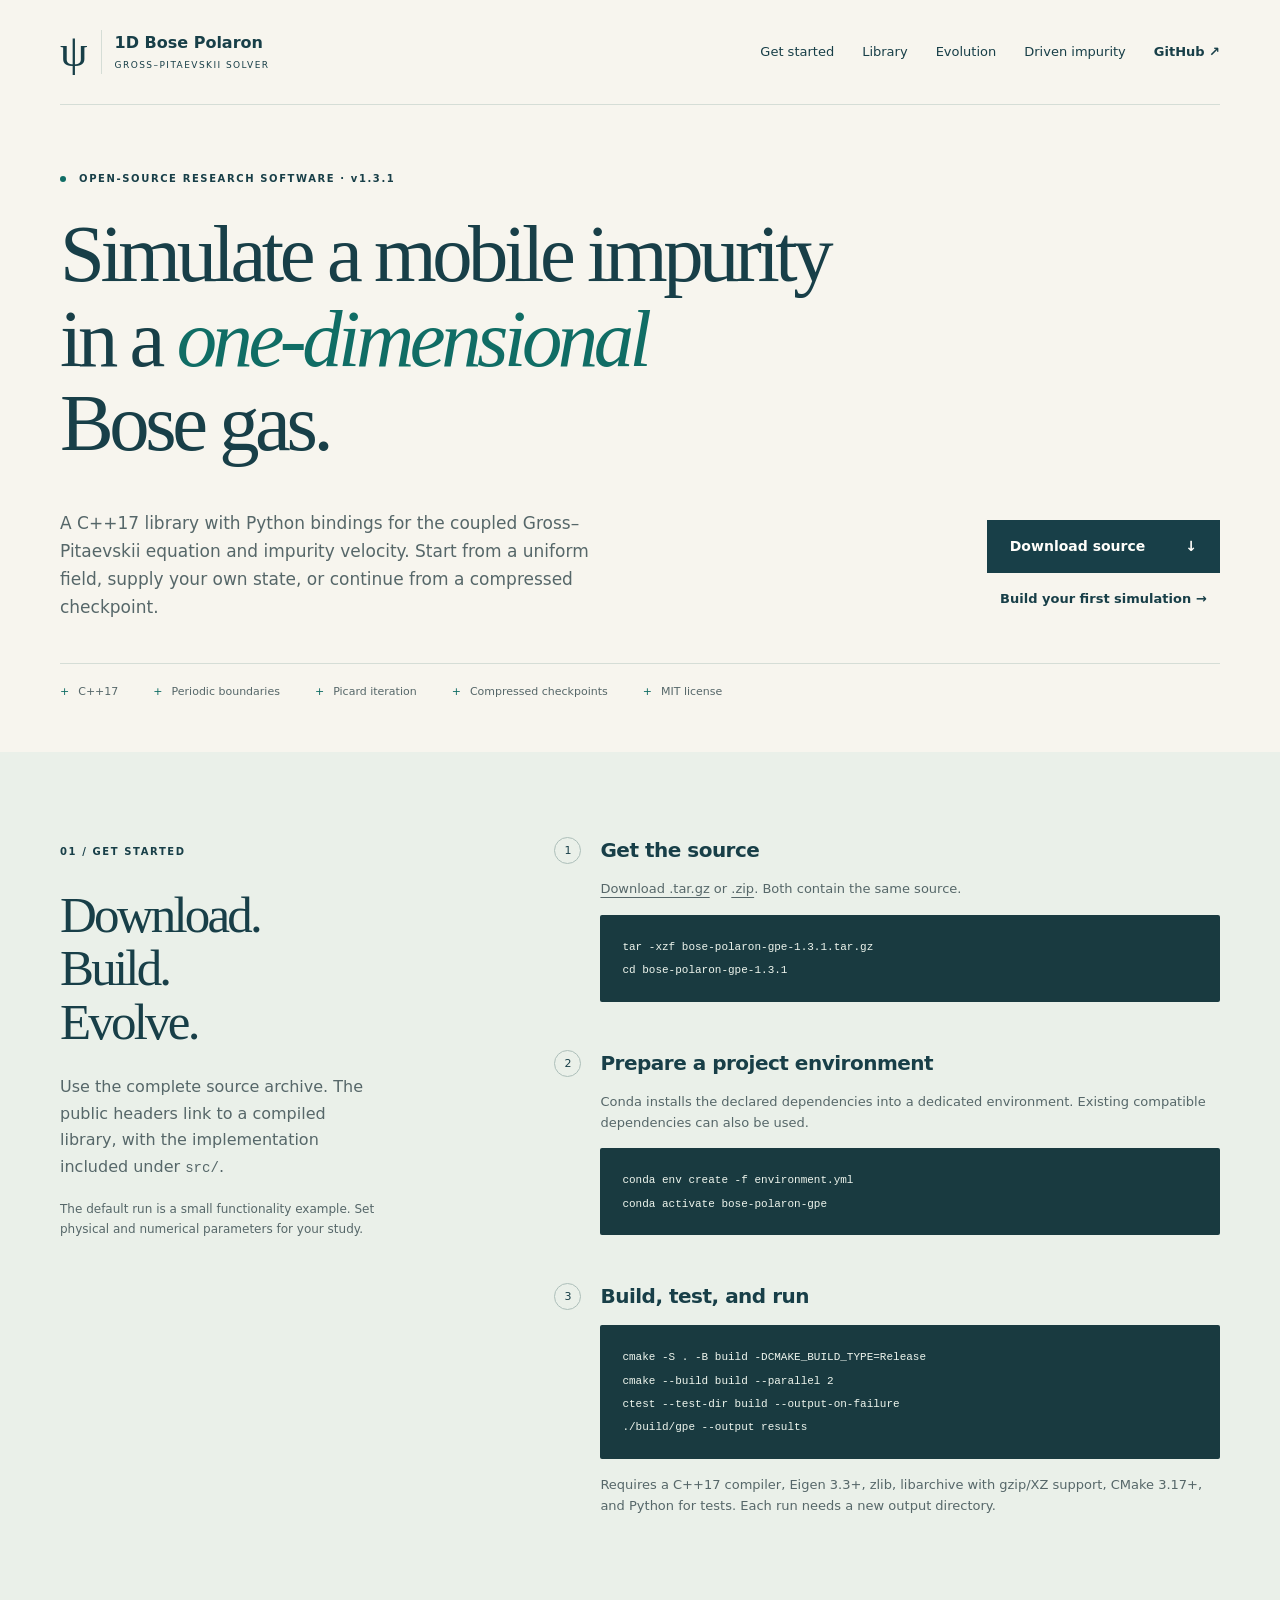
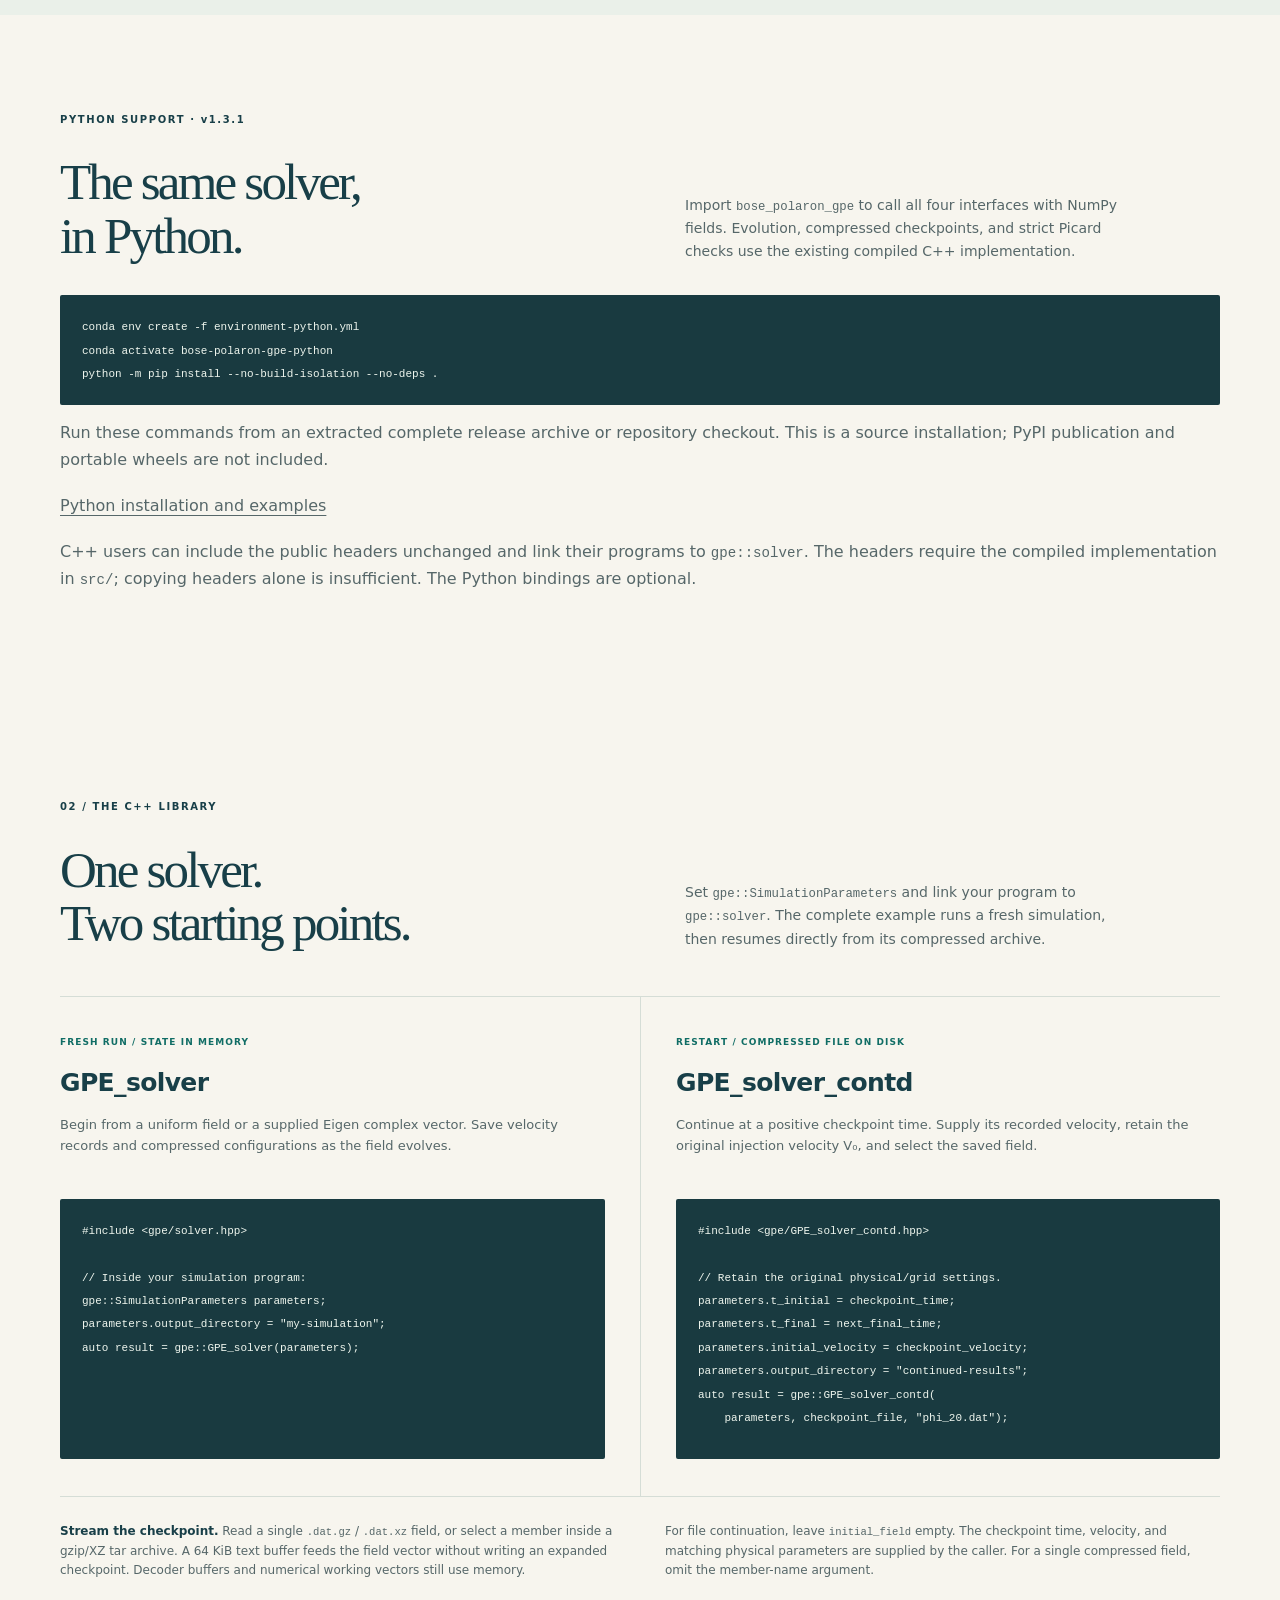
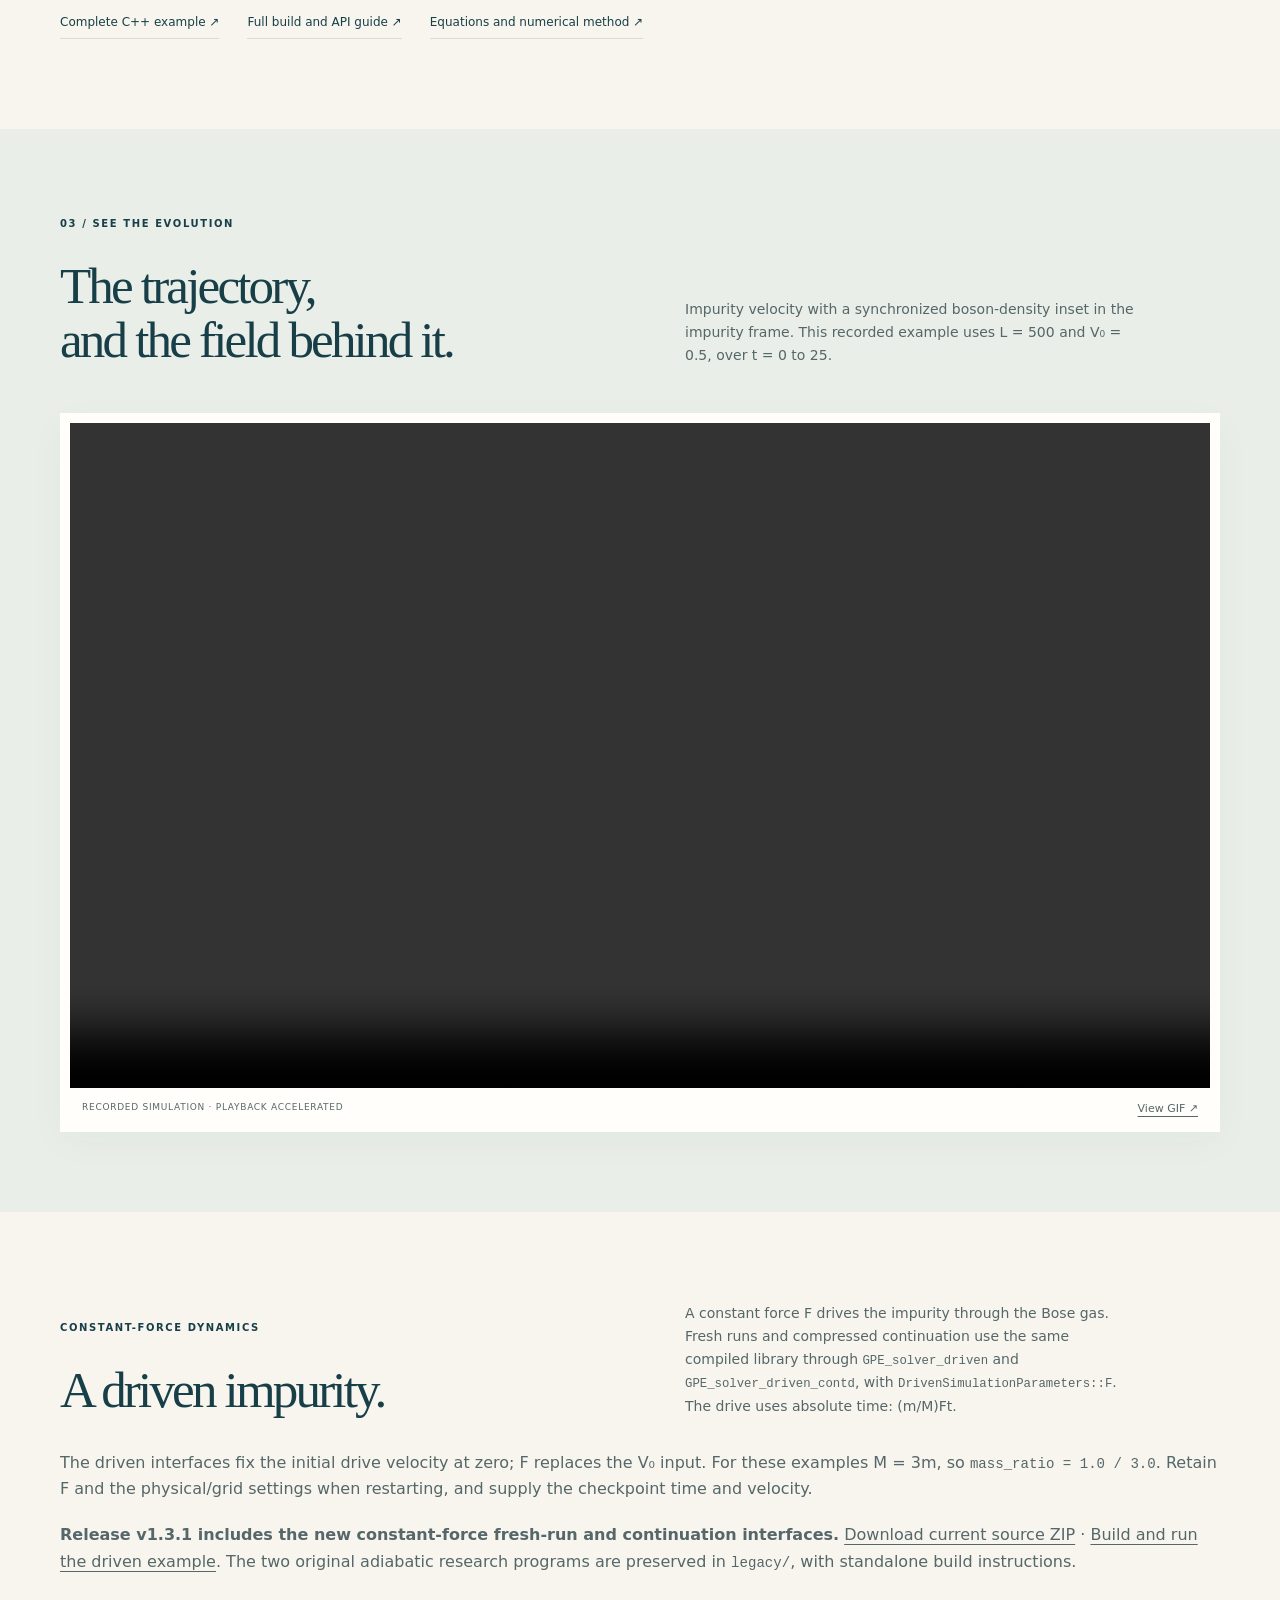
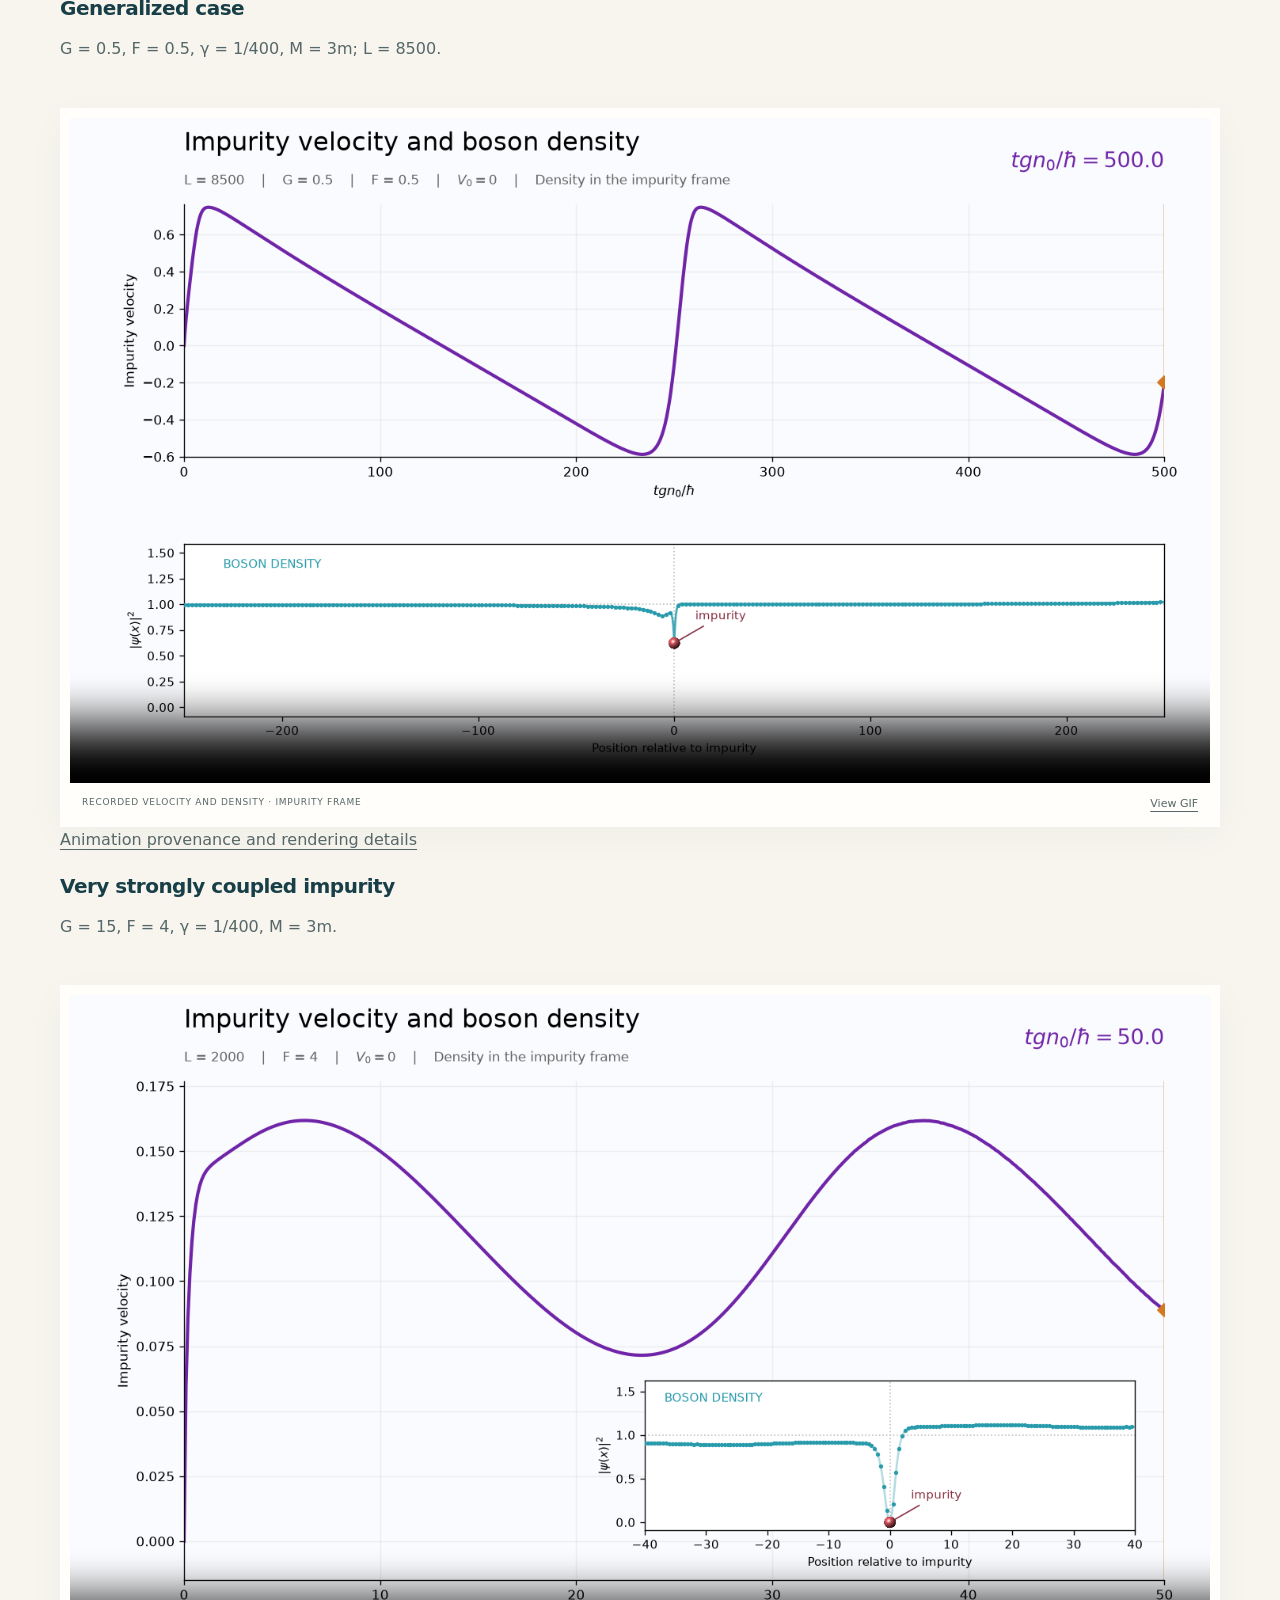
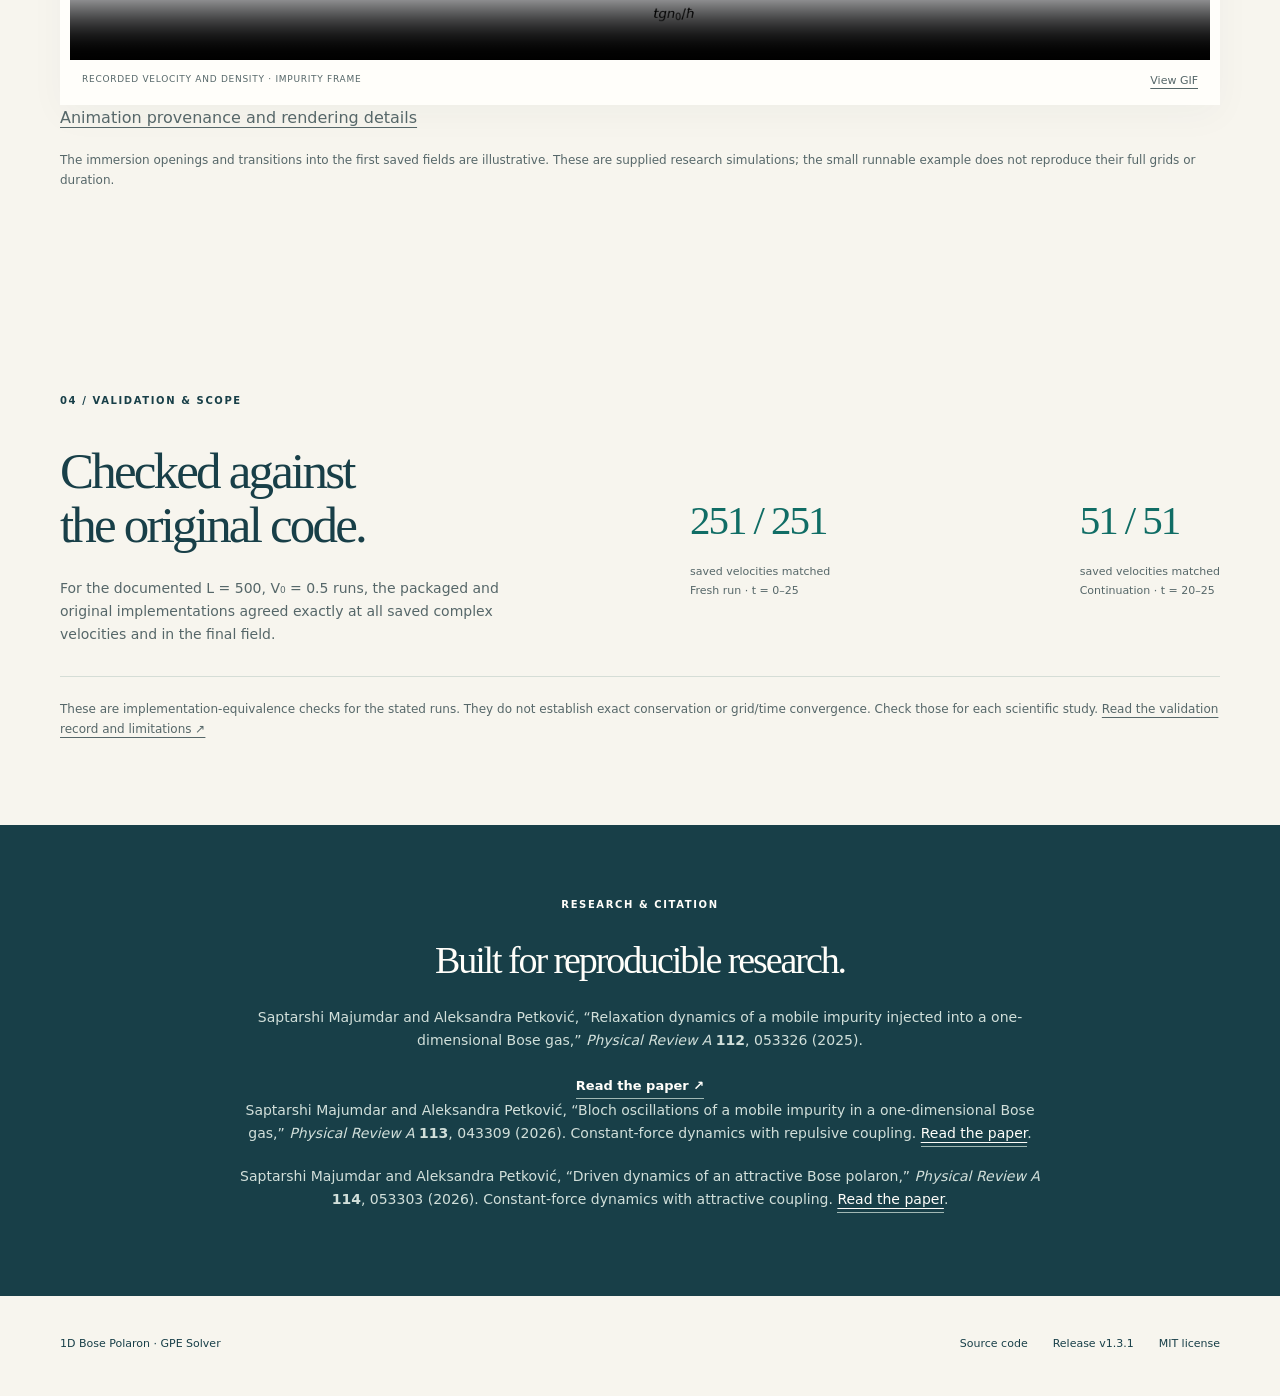
<file: docs/index.html>
<!doctype html>
<html lang="en">
<head>
  <meta charset="utf-8">
  <meta name="viewport" content="width=device-width, initial-scale=1">
  <meta name="description" content="An open-source C++17 solver for the Gross–Pitaevskii equation of a one-dimensional Bose polaron. Download, run, and continue simulations from compressed checkpoints.">
  <meta name="theme-color" content="#183f48">
  <title>1D Bose Polaron · GPE Solver</title>
  <link rel="stylesheet" href="site.css">
</head>
<body>
  <a class="skip" href="#main">Skip to content</a>
  <header class="header wrap">
    <a class="brand" href="#" aria-label="GPE solver home"><span class="mark" aria-hidden="true">ψ</span><span>1D Bose Polaron<span class="brand-sub">GROSS–PITAEVSKII SOLVER</span></span></a>
    <nav aria-label="Main navigation"><a href="#start">Get started</a><a href="#library">Library</a><a href="#evolution">Evolution</a><a href="#driven">Driven impurity</a><a class="nav-source" href="https://github.com/saptarshi7889/Conservative-Finite-Difference-Method-for-GPE-of-1d-Bose-Polaron">GitHub ↗</a></nav>
  </header>
  <main id="main">
    <section class="hero wrap">
      <div class="eyebrow"><span class="status-dot"></span> OPEN-SOURCE RESEARCH SOFTWARE · v1.3.1</div>
      <h1>Simulate a mobile impurity<br> in a <em>one-dimensional</em><br> Bose gas.</h1>
      <div class="hero-bottom"><p>A C++17 library with Python bindings for the coupled Gross–Pitaevskii equation and impurity velocity. Start from a uniform field, supply your own state, or continue from a compressed checkpoint.</p><div class="hero-actions"><a class="button primary" href="https://github.com/saptarshi7889/Conservative-Finite-Difference-Method-for-GPE-of-1d-Bose-Polaron/releases/download/v1.3.1/bose-polaron-gpe-1.3.1.tar.gz">Download source <span aria-hidden="true">↓</span></a><a class="text-link" href="#start">Build your first simulation <span aria-hidden="true">→</span></a></div></div>
      <div class="specs"><span>C++17</span><span>Periodic boundaries</span><span>Picard iteration</span><span>Compressed checkpoints</span><span>MIT license</span></div>
    </section>

    <section class="start-section" id="start">
      <div class="wrap split">
        <div class="section-intro"><span class="eyebrow">01 / GET STARTED</span><h2>Download.<br> Build.<br> Evolve.</h2><p>Use the complete source archive. The public headers link to a compiled library, with the implementation included under <code>src/</code>.</p><p class="small">The default run is a small functionality example. Set physical and numerical parameters for your study.</p></div>
        <div class="steps">
          <article class="step"><span class="step-number">1</span><div><h3>Get the source</h3><p><a href="https://github.com/saptarshi7889/Conservative-Finite-Difference-Method-for-GPE-of-1d-Bose-Polaron/releases/download/v1.3.1/bose-polaron-gpe-1.3.1.tar.gz">Download .tar.gz</a> or <a href="https://github.com/saptarshi7889/Conservative-Finite-Difference-Method-for-GPE-of-1d-Bose-Polaron/releases/download/v1.3.1/bose-polaron-gpe-1.3.1.zip">.zip</a>. Both contain the same source.</p><pre><code>tar -xzf bose-polaron-gpe-1.3.1.tar.gz
cd bose-polaron-gpe-1.3.1</code></pre></div></article>
          <article class="step"><span class="step-number">2</span><div><h3>Prepare a project environment</h3><p>Conda installs the declared dependencies into a dedicated environment. Existing compatible dependencies can also be used.</p><pre><code>conda env create -f environment.yml
conda activate bose-polaron-gpe</code></pre></div></article>
          <article class="step"><span class="step-number">3</span><div><h3>Build, test, and run</h3><pre><code>cmake -S . -B build -DCMAKE_BUILD_TYPE=Release
cmake --build build --parallel 2
ctest --test-dir build --output-on-failure
./build/gpe --output results</code></pre><p class="small">Requires a C++17 compiler, Eigen 3.3+, zlib, libarchive with gzip/XZ support, CMake 3.17+, and Python for tests. Each run needs a new output directory.</p></div></article>
        </div>
      </div>
    </section>

    <section class="wrap library-section" id="python">
      <div class="section-top"><div><span class="eyebrow">PYTHON SUPPORT · v1.3.1</span><h2>The same solver,<br> in Python.</h2></div><p>Import <code>bose_polaron_gpe</code> to call all four interfaces with NumPy fields. Evolution, compressed checkpoints, and strict Picard checks use the existing compiled C++ implementation.</p></div>
      <pre><code>conda env create -f environment-python.yml
conda activate bose-polaron-gpe-python
python -m pip install --no-build-isolation --no-deps .</code></pre>
      <p>Run these commands from an extracted complete release archive or repository checkout. This is a source installation; PyPI publication and portable wheels are not included.</p>
      <p><a href="https://github.com/saptarshi7889/Conservative-Finite-Difference-Method-for-GPE-of-1d-Bose-Polaron/blob/v1.3.1/docs/PYTHON.md">Python installation and examples</a></p>
      <p>C++ users can include the public headers unchanged and link their programs to <code>gpe::solver</code>. The headers require the compiled implementation in <code>src/</code>; copying headers alone is insufficient. The Python bindings are optional.</p>
    </section>

    <section class="wrap library-section" id="library">
      <div class="section-top"><div><span class="eyebrow">02 / THE C++ LIBRARY</span><h2>One solver.<br> Two starting points.</h2></div><p>Set <code>gpe::SimulationParameters</code> and link your program to <code>gpe::solver</code>. The complete example runs a fresh simulation, then resumes directly from its compressed archive.</p></div>
      <div class="api-grid">
        <article class="api"><span class="api-kind">FRESH RUN / STATE IN MEMORY</span><h3>GPE_solver</h3><p>Begin from a uniform field or a supplied Eigen complex vector. Save velocity records and compressed configurations as the field evolves.</p><pre><code>#include &lt;gpe/solver.hpp&gt;

// Inside your simulation program:
gpe::SimulationParameters parameters;
parameters.output_directory = "my-simulation";
auto result = gpe::GPE_solver(parameters);</code></pre></article>
        <article class="api"><span class="api-kind">RESTART / COMPRESSED FILE ON DISK</span><h3>GPE_solver_contd</h3><p>Continue at a positive checkpoint time. Supply its recorded velocity, retain the original injection velocity V₀, and select the saved field.</p><pre><code>#include &lt;gpe/GPE_solver_contd.hpp&gt;

// Retain the original physical/grid settings.
parameters.t_initial = checkpoint_time;
parameters.t_final = next_final_time;
parameters.initial_velocity = checkpoint_velocity;
parameters.output_directory = "continued-results";
auto result = gpe::GPE_solver_contd(
    parameters, checkpoint_file, "phi_20.dat");</code></pre></article>
      </div>
      <div class="library-notes"><p><strong>Stream the checkpoint.</strong> Read a single <code>.dat.gz</code> / <code>.dat.xz</code> field, or select a member inside a gzip/XZ tar archive. A 64 KiB text buffer feeds the field vector without writing an expanded checkpoint. Decoder buffers and numerical working vectors still use memory.</p><p>For file continuation, leave <code>initial_field</code> empty. The checkpoint time, velocity, and matching physical parameters are supplied by the caller. For a single compressed field, omit the member-name argument.</p></div>
      <div class="resource-links"><a href="https://github.com/saptarshi7889/Conservative-Finite-Difference-Method-for-GPE-of-1d-Bose-Polaron/blob/master/examples/library/main.cpp">Complete C++ example <span aria-hidden="true">↗</span></a><a href="https://github.com/saptarshi7889/Conservative-Finite-Difference-Method-for-GPE-of-1d-Bose-Polaron/blob/master/docs/USAGE.md">Full build and API guide <span aria-hidden="true">↗</span></a><a href="https://github.com/saptarshi7889/Conservative-Finite-Difference-Method-for-GPE-of-1d-Bose-Polaron/blob/master/docs/NUMERICS.md">Equations and numerical method <span aria-hidden="true">↗</span></a></div>
    </section>

    <section class="evolution-section" id="evolution">
      <div class="wrap"><div class="section-top"><div><span class="eyebrow">03 / SEE THE EVOLUTION</span><h2>The trajectory,<br> and the field behind it.</h2></div><p>Impurity velocity with a synchronized boson-density inset in the impurity frame. This recorded example uses L = 500 and V₀ = 0.5, over t = 0 to 25.</p></div>
      <figure class="simulation"><video controls muted loop playsinline preload="metadata" aria-label="Impurity velocity and synchronized boson-density evolution"><source src="media/velocity_density_animation.mp4" type="video/mp4">Your browser cannot play this video. <a href="media/velocity_density_animation.gif">View the animated GIF.</a></video><figcaption><span>RECORDED SIMULATION · PLAYBACK ACCELERATED</span><a href="media/velocity_density_animation.gif">View GIF ↗</a></figcaption></figure>
      </div>
    </section>

    <section class="wrap library-section" id="driven">
      <div class="section-top"><div><span class="eyebrow">CONSTANT-FORCE DYNAMICS</span><h2>A driven impurity.</h2></div><p>A constant force F drives the impurity through the Bose gas. Fresh runs and compressed continuation use the same compiled library through <code>GPE_solver_driven</code> and <code>GPE_solver_driven_contd</code>, with <code>DrivenSimulationParameters::F</code>. The drive uses absolute time: (m/M)Ft.</p></div>
      <p>The driven interfaces fix the initial drive velocity at zero; F replaces the V₀ input. For these examples M = 3m, so <code>mass_ratio = 1.0 / 3.0</code>. Retain F and the physical/grid settings when restarting, and supply the checkpoint time and velocity.</p>
      <p><strong>Release v1.3.1 includes the new constant-force fresh-run and continuation interfaces.</strong> <a href="https://github.com/saptarshi7889/Conservative-Finite-Difference-Method-for-GPE-of-1d-Bose-Polaron/archive/refs/heads/master.zip">Download current source ZIP</a> · <a href="https://github.com/saptarshi7889/Conservative-Finite-Difference-Method-for-GPE-of-1d-Bose-Polaron/blob/master/examples/driven/README.md">Build and run the driven example</a>. The two original adiabatic research programs are preserved in <code>legacy/</code>, with standalone build instructions.</p>
      <h3>Generalized case</h3><p>G = 0.5, F = 0.5, γ = 1/400, M = 3m; L = 8500.</p>
      <figure class="simulation"><video controls muted loop playsinline preload="metadata" poster="media/G05_F05_L8500/velocity_density_animation_preview.png" aria-label="Generalized case: impurity velocity and boson density"><source src="media/G05_F05_L8500/velocity_density_animation.mp4" type="video/mp4"><a href="media/G05_F05_L8500/velocity_density_animation.gif">View animated GIF</a></video><figcaption><span>RECORDED VELOCITY AND DENSITY · IMPURITY FRAME</span><a href="media/G05_F05_L8500/velocity_density_animation.gif">View GIF</a></figcaption></figure>
      <p><a href="https://github.com/saptarshi7889/Conservative-Finite-Difference-Method-for-GPE-of-1d-Bose-Polaron/blob/master/examples/Repulsive_driven_animation/G05_F05_L8500/README.md">Animation provenance and rendering details</a></p>
      <h3>Very strongly coupled impurity</h3><p>G = 15, F = 4, γ = 1/400, M = 3m.</p>
      <figure class="simulation"><video controls muted loop playsinline preload="metadata" poster="media/F4/velocity_density_animation_preview.png" aria-label="Very strongly coupled impurity: impurity velocity and boson density"><source src="media/F4/velocity_density_animation.mp4" type="video/mp4"><a href="media/F4/velocity_density_animation.gif">View animated GIF</a></video><figcaption><span>RECORDED VELOCITY AND DENSITY · IMPURITY FRAME</span><a href="media/F4/velocity_density_animation.gif">View GIF</a></figcaption></figure>
      <p><a href="https://github.com/saptarshi7889/Conservative-Finite-Difference-Method-for-GPE-of-1d-Bose-Polaron/blob/master/examples/Repulsive_driven_animation/F4/README.md">Animation provenance and rendering details</a></p>
      <p class="small">The immersion openings and transitions into the first saved fields are illustrative. These are supplied research simulations; the small runnable example does not reproduce their full grids or duration.</p>
    </section>

    <section class="wrap validation-section"><span class="eyebrow">04 / VALIDATION &amp; SCOPE</span><div class="validation-grid"><div><h2>Checked against<br> the original code.</h2><p>For the documented L = 500, V₀ = 0.5 runs, the packaged and original implementations agreed exactly at all saved complex velocities and in the final field.</p></div><dl class="results"><div><dt>251 / 251</dt><dd>saved velocities matched<br> Fresh run · t = 0–25</dd></div><div><dt>51 / 51</dt><dd>saved velocities matched<br> Continuation · t = 20–25</dd></div></dl></div><p class="scope">These are implementation-equivalence checks for the stated runs. They do not establish exact conservation or grid/time convergence. Check those for each scientific study. <a href="https://github.com/saptarshi7889/Conservative-Finite-Difference-Method-for-GPE-of-1d-Bose-Polaron/blob/master/VALIDATION.md">Read the validation record and limitations ↗</a></p></section>

    <section class="citation-section"><div class="wrap citation"><span class="eyebrow">RESEARCH &amp; CITATION</span><h2>Built for reproducible research.</h2><p>Saptarshi Majumdar and Aleksandra Petković, “Relaxation dynamics of a mobile impurity injected into a one-dimensional Bose gas,” <em>Physical Review A</em> <strong>112</strong>, 053326 (2025).</p><a class="text-link" href="https://doi.org/10.1103/tgl5-rdn5">Read the paper <span aria-hidden="true">↗</span></a><p>Saptarshi Majumdar and Aleksandra Petković, “Bloch oscillations of a mobile impurity in a one-dimensional Bose gas,” <em>Physical Review A</em> <strong>113</strong>, 043309 (2026). Constant-force dynamics with repulsive coupling. <a href="https://journals.aps.org/pra/abstract/10.1103/bfcg-m2tw">Read the paper</a>.</p><p>Saptarshi Majumdar and Aleksandra Petković, “Driven dynamics of an attractive Bose polaron,” <em>Physical Review A</em> <strong>114</strong>, 053303 (2026). Constant-force dynamics with attractive coupling. <a href="https://journals.aps.org/pra/abstract/10.1103/t36j-gd59">Read the paper</a>.</p></div></section>
  </main>
  <footer class="wrap footer"><span>1D Bose Polaron · GPE Solver</span><div><a href="https://github.com/saptarshi7889/Conservative-Finite-Difference-Method-for-GPE-of-1d-Bose-Polaron">Source code</a><a href="https://github.com/saptarshi7889/Conservative-Finite-Difference-Method-for-GPE-of-1d-Bose-Polaron/releases/tag/v1.3.1">Release v1.3.1</a><a href="https://github.com/saptarshi7889/Conservative-Finite-Difference-Method-for-GPE-of-1d-Bose-Polaron/blob/master/LICENSE">MIT license</a></div></footer>
</body>
</html>
</file>
<file: docs/site.css>
:root {
  --paper: #f7f5ee;
  --ink: #183f48;
  --muted: #566769;
  --teal: #106d65;
  --line: #d5ddd6;
  --white: #fffefa;
  --wash: #eaf0e9;
  --code: #193a40;
  --orange: #bd633f;
  --max-width: 1160px;
}
* { box-sizing: border-box; }
html { scroll-behavior: smooth; scroll-padding-top: 28px; }
body { margin: 0; background: var(--paper); color: var(--ink); font-family: system-ui, -apple-system, BlinkMacSystemFont, "Segoe UI", sans-serif; line-height: 1.65; }
a { color: inherit; text-underline-offset: 4px; }
a:hover { color: var(--teal); }
a:focus-visible, video:focus-visible { outline: 3px solid var(--orange); outline-offset: 5px; }
.wrap { width: min(var(--max-width), calc(100% - 80px)); margin-inline: auto; }
.skip { position: absolute; top: -80px; left: 20px; background: var(--white); padding: 12px; z-index: 10; }
.skip:focus { top: 12px; }
.header { display: flex; align-items: center; justify-content: space-between; min-height: 105px; gap: 24px; border-bottom: 1px solid var(--line); }
.brand { display: flex; gap: 13px; align-items: center; text-decoration: none; font-size: 16px; font-weight: 650; line-height: 1.4; }
.mark { font-family: Georgia, serif; font-size: 44px; font-weight: 400; line-height: 1; padding-right: 13px; border-right: 1px solid var(--line); }
.brand-sub { display: block; font-size: 9px; font-weight: 500; letter-spacing: .16em; margin-top: 5px; }
nav { display: flex; flex-wrap: wrap; gap: 28px; font-size: 13px; }
nav a { text-decoration: none; }
.nav-source { font-weight: 650; }
.hero { padding-block: 65px 0; }
.eyebrow { font-size: 10px; letter-spacing: .16em; font-weight: 700; line-height: 1.7; }
.status-dot { display: inline-block; width: 6px; height: 6px; background: var(--teal); border-radius: 50%; margin-right: 8px; vertical-align: middle; }
h1, h2 { font-family: Georgia, "Times New Roman", serif; font-weight: 400; letter-spacing: -.055em; line-height: 1.05; margin: 25px 0; }
h1 { font-size: clamp(46px, 6.3vw, 83px); max-width: 1010px; }
h1 em { color: var(--teal); font-weight: 400; }
h2 { font-size: clamp(35px, 4vw, 51px); }
h3 { font-size: 20px; letter-spacing: -.025em; line-height: 1.35; margin: 0 0 14px; }
p { color: var(--muted); margin: 0 0 20px; }
.hero-bottom { display: flex; justify-content: space-between; align-items: center; gap: 60px; padding-block: 18px 42px; }
.hero-bottom > p { max-width: 540px; margin: 0; font-size: 17px; }
.hero-actions { flex-shrink: 0; display: grid; gap: 15px; text-align: center; }
.button { display: inline-flex; align-items: center; justify-content: space-between; gap: 40px; padding: 15px 23px; text-decoration: none; font-size: 14px; font-weight: 650; }
.primary { background: var(--ink); color: var(--white); }
.primary:hover { background: var(--teal); color: var(--white); }
.text-link { font-size: 13px; font-weight: 600; text-decoration: none; }
.specs { display: flex; flex-wrap: wrap; gap: 16px 35px; border-top: 1px solid var(--line); padding-block: 19px; font-size: 11px; color: var(--muted); }
.specs span::before { content: "+"; margin-right: 9px; color: var(--teal); }
.start-section { background: var(--wash); padding-block: 85px; margin-top: 32px; }
.split { display: grid; grid-template-columns: .8fr 1.35fr; gap: 100px; }
.section-intro p { max-width: 320px; }
.small { font-size: 12px; }
.steps { display: grid; gap: 33px; }
.step { display: grid; grid-template-columns: 30px minmax(0, 1fr); gap: 16px; }
.step-number { border: 1px solid #adbfba; border-radius: 50%; width: 27px; height: 27px; text-align: center; font-size: 11px; line-height: 25px; }
.step p { font-size: 13px; margin-bottom: 13px; }
code { font-family: "SFMono-Regular", Consolas, "Liberation Mono", monospace; font-size: .88em; }
pre { background: var(--code); color: #eff6ee; border-radius: 2px; padding: 20px 22px; margin: 15px 0; overflow-x: auto; line-height: 1.8; tab-size: 2; }
pre code { font-size: 11px; }
.library-section { padding-block: 90px; }
.section-top { display: grid; grid-template-columns: 1fr 1fr; gap: 90px; align-items: end; margin-bottom: 32px; }
.section-top h2 { margin-bottom: 0; }
.section-top > p { font-size: 14px; max-width: 450px; margin: 0; }
.api-grid { display: grid; grid-template-columns: 1fr 1fr; margin-top: 45px; border-top: 1px solid var(--line); border-bottom: 1px solid var(--line); }
.api { padding: 30px 35px 22px 0; min-width: 0; }
.api + .api { border-left: 1px solid var(--line); padding-left: 35px; padding-right: 0; }
.api-kind { font-size: 9px; letter-spacing: .12em; color: var(--teal); font-weight: 700; }
.api h3 { margin-top: 13px; font-size: 25px; }
.api p { font-size: 13px; min-height: 65px; }
.api pre { min-height: 260px; }
.library-notes { display: grid; grid-template-columns: 1fr 1fr; gap: 50px; margin-top: 25px; font-size: 12px; }
.library-notes strong { color: var(--ink); }
.resource-links { display: flex; flex-wrap: wrap; gap: 14px 28px; font-size: 12px; padding-top: 12px; }
.resource-links a { text-decoration: none; border-bottom: 1px solid var(--line); padding-bottom: 5px; }
.evolution-section { background: #e9eee8; padding-block: 80px; }
.simulation { margin: 45px 0 0; background: var(--white); padding: 10px; box-shadow: 0 10px 35px #173e4809; }
video { display: block; width: 100%; aspect-ratio: 12 / 7; background: var(--white); }
figcaption { display: flex; justify-content: space-between; gap: 15px; flex-wrap: wrap; padding: 12px 12px 4px; font-size: 9px; letter-spacing: .08em; color: var(--muted); }
figcaption a { letter-spacing: normal; font-size: 11px; }
.validation-section { padding-block: 85px; }
.validation-grid { display: grid; grid-template-columns: 1fr 1fr; gap: 100px; margin-top: 8px; }
.validation-grid p { max-width: 460px; font-size: 14px; }
.results { display: flex; justify-content: space-between; gap: 30px; align-items: center; margin: 35px 0; }
dt { font-family: Georgia, serif; font-size: 41px; letter-spacing: -.05em; color: var(--teal); }
dd { margin: 9px 0 0; font-size: 11px; color: var(--muted); }
.scope { font-size: 12px; border-top: 1px solid var(--line); padding-top: 23px; margin: 10px 0 0; }
.citation-section { background: var(--ink); color: var(--white); padding-block: 65px; }
.citation { max-width: 820px; text-align: center; }
.citation h2 { font-size: 38px; }
.citation p { color: #d1dfda; font-size: 14px; }
.citation a { color: var(--white); border-bottom: 1px solid #a1b8b4; padding-bottom: 5px; }
.footer { min-height: 95px; display: flex; align-items: center; justify-content: space-between; gap: 25px; font-size: 11px; }
.footer > div { display: flex; flex-wrap: wrap; gap: 25px; }
.footer a { text-decoration: none; }
@media (max-width: 850px) {
  .wrap { width: calc(100% - 40px); }
  .header { min-height: 95px; }
  nav { gap: 16px; font-size: 12px; }
  .hero { padding-top: 40px; }
  .hero-bottom { gap: 30px; }
  .hero-bottom > p { font-size: 15px; }
  .split, .validation-grid { gap: 45px; }
  .section-top { gap: 40px; }
  .api { padding-right: 20px; }
  .api + .api { padding-left: 20px; }
  pre { padding: 15px; }
  pre code { font-size: 10px; }
}
@media (max-width: 600px) {
  .header { align-items: flex-start; flex-direction: column; justify-content: center; padding-block: 18px; gap: 18px; }
  nav { width: 100%; justify-content: space-between; gap: 9px; }
  .hero h1 { font-size: 43px; }
  .hero h1 br { display: none; }
  .hero-bottom { display: block; padding-bottom: 30px; }
  .hero-actions { margin-top: 27px; text-align: left; justify-items: start; }
  .specs { gap: 12px 20px; }
  .split, .section-top, .api-grid, .library-notes, .validation-grid { grid-template-columns: 1fr; gap: 22px; }
  .section-intro p { max-width: none; }
  .section-intro h2 br { display: none; }
  .section-intro h2 { max-width: 260px; }
  .api, .api + .api { border-left: 0; padding: 25px 0 15px; }
  .api + .api { border-top: 1px solid var(--line); }
  .api p, .api pre { min-height: 0; }
  .start-section, .library-section, .evolution-section, .validation-section { padding-block: 50px; }
  .api-grid { margin-top: 25px; gap: 0; }
  .results { margin: 0 0 20px; justify-content: flex-start; gap: 45px; }
  .footer { align-items: flex-start; flex-direction: column; padding-block: 24px; gap: 15px; }
  .citation h2 { font-size: 32px; }
}
@media (prefers-reduced-motion: reduce) { html { scroll-behavior: auto; } }
</file>
